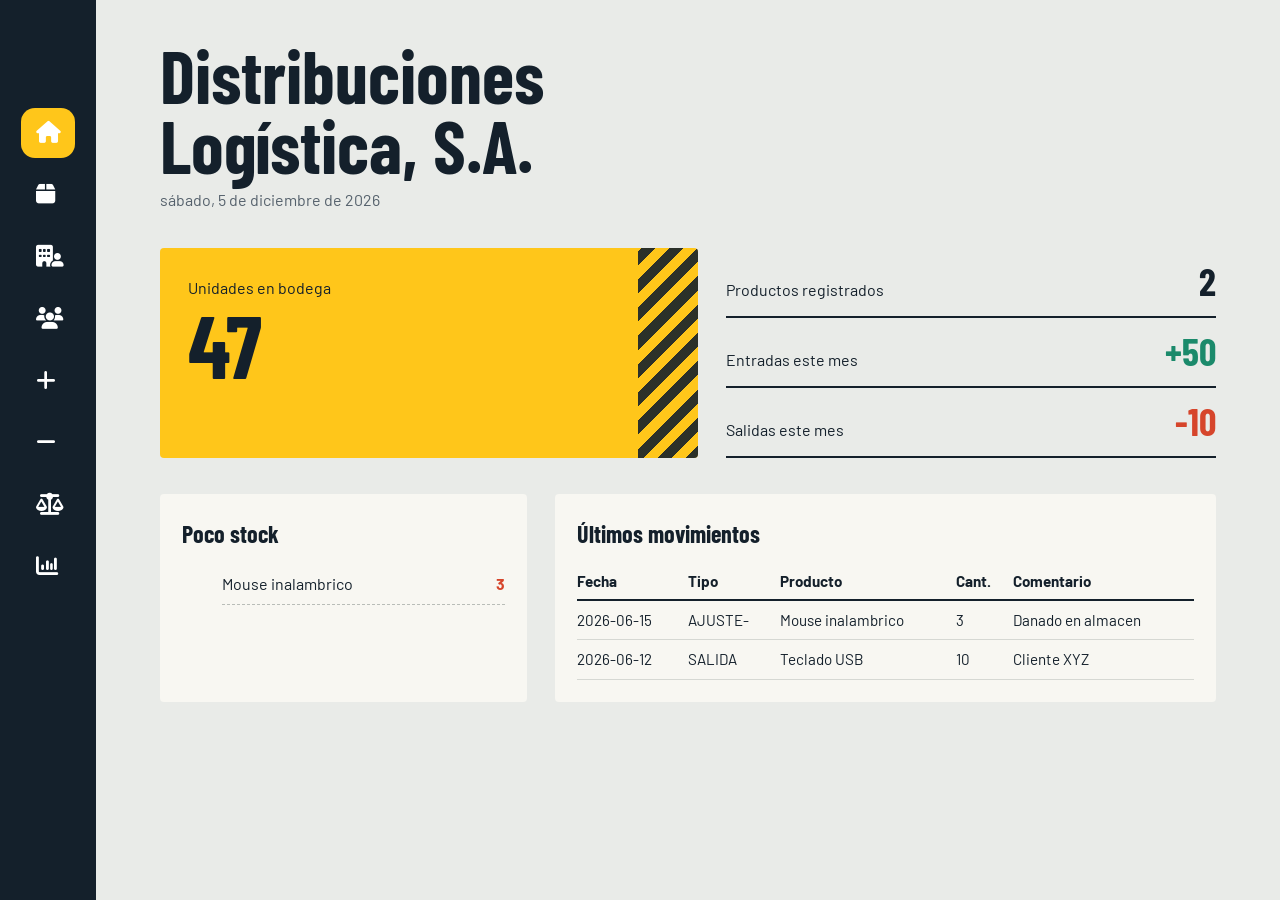
<file: index.html>
<!DOCTYPE html>
<html lang="es">
<head>
  <meta charset="UTF-8">
  <meta name="viewport" content="width=device-width, initial-scale=1">
  <title>Distribuciones Logística, S.A. | Dashboard</title>

  <link href="https://fonts.googleapis.com/css2?family=Barlow:wght@400;600&family=Barlow+Condensed:wght@600;700&display=swap" rel="stylesheet">
  <link rel="stylesheet"
        href="https://cdnjs.cloudflare.com/ajax/libs/font-awesome/6.7.2/css/all.min.css">
  <link rel="stylesheet" href="css/estilos.css">
</head>
<body>
  <nav class="menu" aria-label="Módulos">
    <a href="index.html" class="activa" aria-label="Inicio" aria-current="page">
      <i class="fa-solid fa-house" aria-hidden="true"></i><span>Inicio</span>
    </a>
    <a href="paginas/productos.html" aria-label="Productos">
      <i class="fa-solid fa-box" aria-hidden="true"></i><span>Productos</span>
    </a>
    <a href="paginas/proveedores.html" aria-label="Proveedores">
      <i class="fa-solid fa-building-user" aria-hidden="true"></i><span>Proveedores</span>
    </a>
    <a href="paginas/clientes.html" aria-label="Clientes">
      <i class="fa-solid fa-users" aria-hidden="true"></i><span>Clientes</span>
    </a>
    <a href="paginas/entradas.html" aria-label="Entradas">
      <i class="fa-solid fa-plus" aria-hidden="true"></i><span>Entradas</span>
    </a>
    <a href="paginas/despachos.html" aria-label="Despachos">
      <i class="fa-solid fa-minus" aria-hidden="true"></i><span>Despachos</span>
    </a>
    <a href="paginas/ajustes.html" aria-label="Ajustes">
      <i class="fa-solid fa-scale-balanced" aria-hidden="true"></i><span>Ajustes</span>
    </a>
    <a href="paginas/reportes.html" aria-label="Reportes">
      <i class="fa-solid fa-chart-column" aria-hidden="true"></i><span>Reportes</span>
    </a>
  </nav>

  <main>
    <header>
      <h1>Distribuciones<br>Logística, S.A.</h1>
      <p id="hoy"></p>
    </header>

    <section class="resumen">
      <div class="principal">
        <p>Unidades en bodega</p>
        <div class="numero" id="existencia">0</div>
      </div>

      <div class="lista">
        <div>
          <span>Productos registrados</span>
          <span class="numero" id="productos">0</span>
        </div>
        <div>
          <span>Entradas este mes</span>
          <span class="numero entra" id="entradas">0</span>
        </div>
        <div>
          <span>Salidas este mes</span>
          <span class="numero sale" id="salidas">0</span>
        </div>
      </div>
    </section>

    <section class="paneles">
      <div class="panel">
        <h2>Poco stock</h2>
        <ul class="stock" id="bajo"></ul>
      </div>

      <div class="panel">
        <h2>Últimos movimientos</h2>
        <table>
          <thead>
            <tr>
              <th>Fecha</th>
              <th>Tipo</th>
              <th>Producto</th>
              <th>Cant.</th>
              <th>Comentario</th>
            </tr>
          </thead>
          <tbody id="ultimos"></tbody>
        </table>
      </div>
    </section>
  </main>

  <script src="js/dashboard.js"></script>
</body>
</html>
</file>
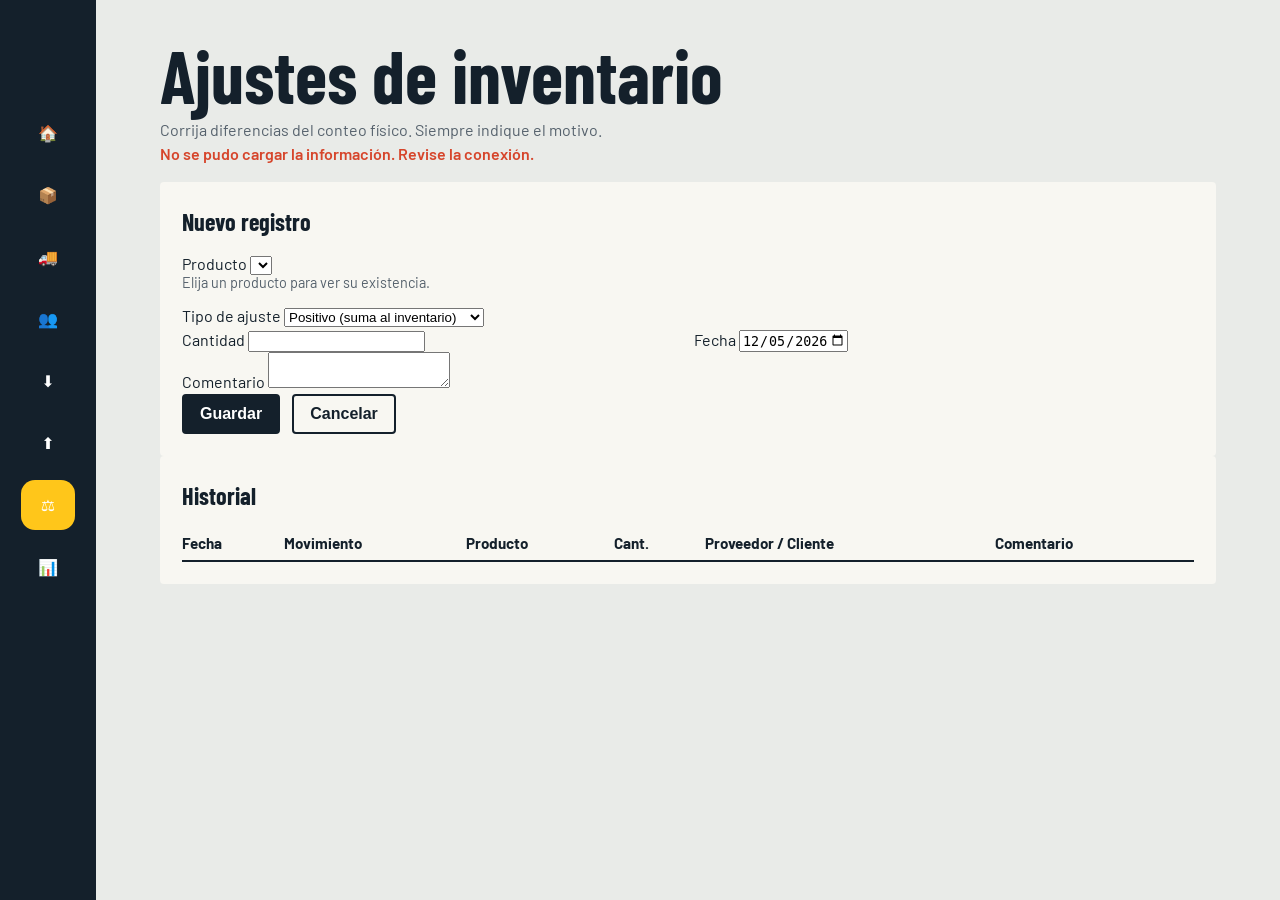
<file: ajustes.html>
<!DOCTYPE html>
<html lang="es">
<head>
  <meta charset="UTF-8">
  <meta name="viewport" content="width=device-width, initial-scale=1">
  <title>Ajustes de inventario | Distribuciones Logística, S.A.</title>
  <link href="https://fonts.googleapis.com/css2?family=Barlow:wght@400;600&family=Barlow+Condensed:wght@600;700&display=swap" rel="stylesheet">
  <link rel="stylesheet" href="../css/estilos.css">
</head>
<body data-tipo="AJUSTE">
  <!-- MENU (la clase "activa" marca la pagina actual) -->
  <nav class="menu" aria-label="Módulos">
    <a href="../index.html">🏠<span>Inicio</span></a>
    <a href="productos.html">📦<span>Productos</span></a>
    <a href="proveedores.html">🚚<span>Proveedores</span></a>
    <a href="clientes.html">👥<span>Clientes</span></a>
    <a href="entradas.html">⬇️<span>Entradas</span></a>
    <a href="despachos.html">⬆️<span>Despachos</span></a>
    <a href="ajustes.html" class="activa">⚖️<span>Ajustes</span></a>
    <a href="reportes.html">📊<span>Reportes</span></a>
  </nav>

  <main>
    <header><h1>Ajustes de inventario</h1><p>Corrija diferencias del conteo físico. Siempre indique el motivo.</p></header>
    <p id="mensaje" class="mensaje" role="status"></p>

    <section class="crud">
      <!-- FORMULARIO: los grupos con "hidden" los muestra u oculta movimientos.js segun la pantalla -->
      <form id="formulario" class="panel">
        <h2 id="titulo-form">Nuevo registro</h2>
        <label>Producto <select id="codigo" required></select></label>
        <p id="existencia" class="existencia"></p>
        <div id="grupo-proveedor"><label>Proveedor <select id="id_proveedor"></select></label></div>
        <div id="grupo-cliente"><label>Cliente <select id="id_cliente"></select></label></div>
        <div id="grupo-signo"><label>Tipo de ajuste
          <select id="signo"><option value="+">Positivo (suma al inventario)</option><option value="-">Negativo (resta del inventario)</option></select></label></div>
        <div class="fila">
          <label>Cantidad <input id="cantidad" type="number" min="1" step="1" required></label>
          <label>Fecha <input id="fecha" type="date" required></label>
        </div>
        <label>Comentario <textarea id="comentario" rows="2" maxlength="255"></textarea></label>
        <div class="fila">
          <button type="submit" class="principal-btn">Guardar</button>
          <button type="button" id="cancelar">Cancelar</button>
        </div>
      </form>

      <!-- TABLA -->
      <div class="panel">
        <h2>Historial</h2>
        <div class="tabla-scroll">
          <table>
            <thead><tr><th>Fecha</th><th>Movimiento</th><th>Producto</th><th>Cant.</th><th>Proveedor / Cliente</th><th>Comentario</th><th></th></tr></thead>
            <tbody id="tabla"></tbody>
          </table>
        </div>
      </div>
    </section>
  </main>
  <script src="../js/movimientos.js"></script>
</body>
</html>
</file>
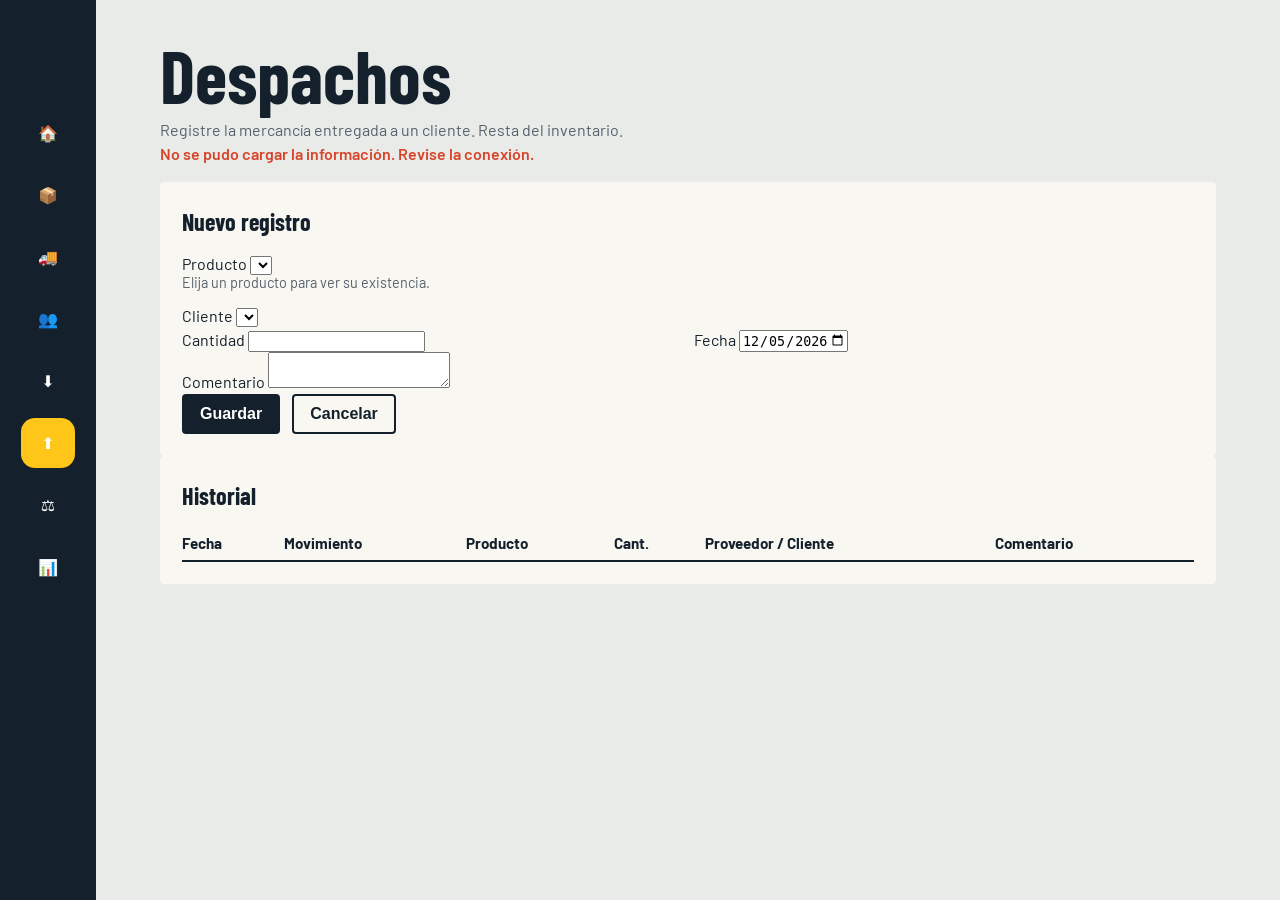
<file: despachos.html>
<!DOCTYPE html>
<html lang="es">
<head>
  <meta charset="UTF-8">
  <meta name="viewport" content="width=device-width, initial-scale=1">
  <title>Despachos | Distribuciones Logística, S.A.</title>
  <link href="https://fonts.googleapis.com/css2?family=Barlow:wght@400;600&family=Barlow+Condensed:wght@600;700&display=swap" rel="stylesheet">
  <link rel="stylesheet" href="../css/estilos.css">
</head>
<body data-tipo="SALIDA">
  <!-- MENU (la clase "activa" marca la pagina actual) -->
  <nav class="menu" aria-label="Módulos">
    <a href="../index.html">🏠<span>Inicio</span></a>
    <a href="productos.html">📦<span>Productos</span></a>
    <a href="proveedores.html">🚚<span>Proveedores</span></a>
    <a href="clientes.html">👥<span>Clientes</span></a>
    <a href="entradas.html">⬇️<span>Entradas</span></a>
    <a href="despachos.html" class="activa">⬆️<span>Despachos</span></a>
    <a href="ajustes.html">⚖️<span>Ajustes</span></a>
    <a href="reportes.html">📊<span>Reportes</span></a>
  </nav>

  <main>
    <header><h1>Despachos</h1><p>Registre la mercancía entregada a un cliente. Resta del inventario.</p></header>
    <p id="mensaje" class="mensaje" role="status"></p>

    <section class="crud">
      <!-- FORMULARIO: los grupos con "hidden" los muestra u oculta movimientos.js segun la pantalla -->
      <form id="formulario" class="panel">
        <h2 id="titulo-form">Nuevo registro</h2>
        <label>Producto <select id="codigo" required></select></label>
        <p id="existencia" class="existencia"></p>
        <div id="grupo-proveedor"><label>Proveedor <select id="id_proveedor"></select></label></div>
        <div id="grupo-cliente"><label>Cliente <select id="id_cliente"></select></label></div>
        <div id="grupo-signo"><label>Tipo de ajuste
          <select id="signo"><option value="+">Positivo (suma al inventario)</option><option value="-">Negativo (resta del inventario)</option></select></label></div>
        <div class="fila">
          <label>Cantidad <input id="cantidad" type="number" min="1" step="1" required></label>
          <label>Fecha <input id="fecha" type="date" required></label>
        </div>
        <label>Comentario <textarea id="comentario" rows="2" maxlength="255"></textarea></label>
        <div class="fila">
          <button type="submit" class="principal-btn">Guardar</button>
          <button type="button" id="cancelar">Cancelar</button>
        </div>
      </form>

      <!-- TABLA -->
      <div class="panel">
        <h2>Historial</h2>
        <div class="tabla-scroll">
          <table>
            <thead><tr><th>Fecha</th><th>Movimiento</th><th>Producto</th><th>Cant.</th><th>Proveedor / Cliente</th><th>Comentario</th><th></th></tr></thead>
            <tbody id="tabla"></tbody>
          </table>
        </div>
      </div>
    </section>
  </main>
  <script src="../js/movimientos.js"></script>
</body>
</html>
</file>
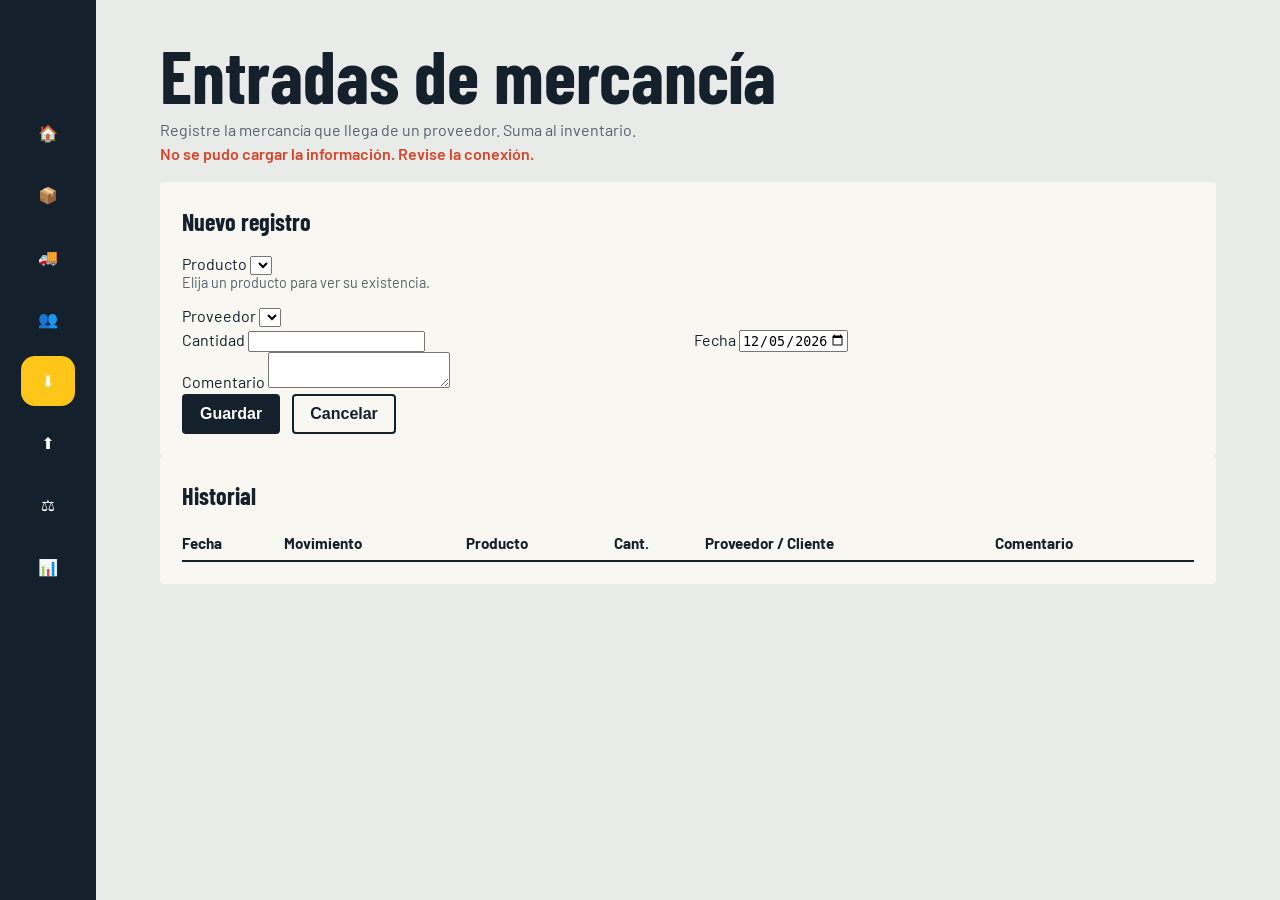
<file: entradas.html>
<!DOCTYPE html>
<html lang="es">
<head>
  <meta charset="UTF-8">
  <meta name="viewport" content="width=device-width, initial-scale=1">
  <title>Entradas de mercancía | Distribuciones Logística, S.A.</title>
  <link href="https://fonts.googleapis.com/css2?family=Barlow:wght@400;600&family=Barlow+Condensed:wght@600;700&display=swap" rel="stylesheet">
  <link rel="stylesheet" href="../css/estilos.css">
</head>
<body data-tipo="ENTRADA">
  <!-- MENU (la clase "activa" marca la pagina actual) -->
  <nav class="menu" aria-label="Módulos">
    <a href="../index.html">🏠<span>Inicio</span></a>
    <a href="productos.html">📦<span>Productos</span></a>
    <a href="proveedores.html">🚚<span>Proveedores</span></a>
    <a href="clientes.html">👥<span>Clientes</span></a>
    <a href="entradas.html" class="activa">⬇️<span>Entradas</span></a>
    <a href="despachos.html">⬆️<span>Despachos</span></a>
    <a href="ajustes.html">⚖️<span>Ajustes</span></a>
    <a href="reportes.html">📊<span>Reportes</span></a>
  </nav>

  <main>
    <header><h1>Entradas de mercancía</h1><p>Registre la mercancía que llega de un proveedor. Suma al inventario.</p></header>
    <p id="mensaje" class="mensaje" role="status"></p>

    <section class="crud">
      <!-- FORMULARIO: los grupos con "hidden" los muestra u oculta movimientos.js segun la pantalla -->
      <form id="formulario" class="panel">
        <h2 id="titulo-form">Nuevo registro</h2>
        <label>Producto <select id="codigo" required></select></label>
        <p id="existencia" class="existencia"></p>
        <div id="grupo-proveedor"><label>Proveedor <select id="id_proveedor"></select></label></div>
        <div id="grupo-cliente"><label>Cliente <select id="id_cliente"></select></label></div>
        <div id="grupo-signo"><label>Tipo de ajuste
          <select id="signo"><option value="+">Positivo (suma al inventario)</option><option value="-">Negativo (resta del inventario)</option></select></label></div>
        <div class="fila">
          <label>Cantidad <input id="cantidad" type="number" min="1" step="1" required></label>
          <label>Fecha <input id="fecha" type="date" required></label>
        </div>
        <label>Comentario <textarea id="comentario" rows="2" maxlength="255"></textarea></label>
        <div class="fila">
          <button type="submit" class="principal-btn">Guardar</button>
          <button type="button" id="cancelar">Cancelar</button>
        </div>
      </form>

      <!-- TABLA -->
      <div class="panel">
        <h2>Historial</h2>
        <div class="tabla-scroll">
          <table>
            <thead><tr><th>Fecha</th><th>Movimiento</th><th>Producto</th><th>Cant.</th><th>Proveedor / Cliente</th><th>Comentario</th><th></th></tr></thead>
            <tbody id="tabla"></tbody>
          </table>
        </div>
      </div>
    </section>
  </main>
  <script src="../js/movimientos.js"></script>
</body>
</html>
</file>
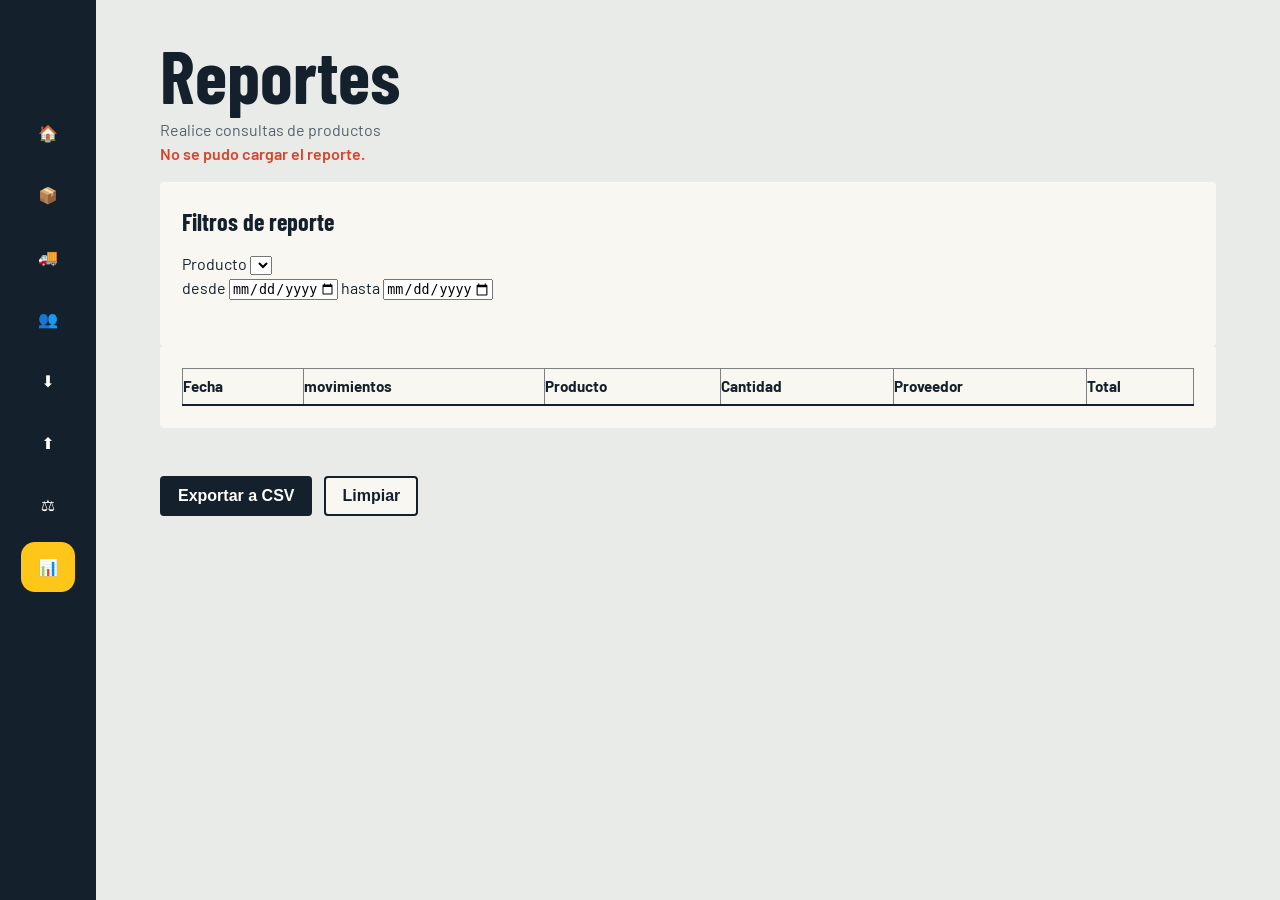
<file: reportes.html>
<!DOCTYPE html>
<html lang="es">
<head>
  <meta charset="UTF-8">
  <meta name="viewport" content="width=device-width, initial-scale=1">
  <title>Reportes | Distribuciones Logística, S.A.</title>
  <link href="https://fonts.googleapis.com/css2?family=Barlow:wght@400;600&family=Barlow+Condensed:wght@600;700&display=swap" rel="stylesheet">
  <link rel="stylesheet" href="../css/estilos.css">
</head>
<body data-tipo="REPORTE">

  <!-- MENU (la clase "activa" marca la pagina actual) -->
  <nav class="menu" aria-label="Módulos">
    <a href="../index.html">🏠<span>Inicio</span></a>
    <a href="productos.html">📦<span>Productos</span></a>
    <a href="proveedores.html">🚚<span>Proveedores</span></a>
    <a href="clientes.html">👥<span>Clientes</span></a>
    <a href="entradas.html" >⬇️<span>Entradas</span></a>
    <a href="despachos.html">⬆️<span>Despachos</span></a>
    <a href="ajustes.html">⚖️<span>Ajustes</span></a>
    <a href="reportes.html" class="activa">📊<span>Reportes</span></a>
  </nav>

  <main>
    <header><h1>Reportes</h1><p>Realice consultas de productos</p></header>
    <p id="mensaje" class="mensaje" role="status"></p>

    <section class="crud">
      <!--  -->
      <form id="formulario" class="panel">
        <h2 id="titulo-form">Filtros de reporte</h2>

        <!--Busqueda de productos-->
        <label>Producto <select id="codigo"></select></label>

        <!--Campos de fechas de inicio a final-->
        <div id="grupo-fechas">
            <label>
                desde <input type="date" id="fecha_inicio">
            </label>
            <label>
                hasta <input type="date" id="fecha_hasta">
            </label>
        </div>

        <br>
        
        <!--
        Tabla de salida que muestra los resultados
        de los datos introducidos para el reporte
        -->
        </form>

        <div class="panel">
            <div class="tabla-scroll">
                <table border="1px" id="tabla_Reporte">
                    <thead>
                    <tr>
                            <th>Fecha</th> <th>movimientos</th> <th>Producto</th> <th>Cantidad</th>
                            <th>Proveedor</th> <th>Total</th>
                        </tr>
                    </thead>


                    <!--Tabla provisional, aquí van los datos-->
                    <tbody id="tablaReporte_datos">

                    </tbody>
                    
                </table>
            </div>
        </div>
        <br>
        <br>

            <!--Botones de exportar y limpiar campos-->
            <div class="fila">
            <button type="button" class="principal-btn" id="export">
                Exportar a CSV
            </button>

            <button type="button" id="limpiar">Limpiar</button>
            </div>
        
    </section>
  </main>
  <script src="../js/reportes.js"></script>

</body>
</html>
</file>
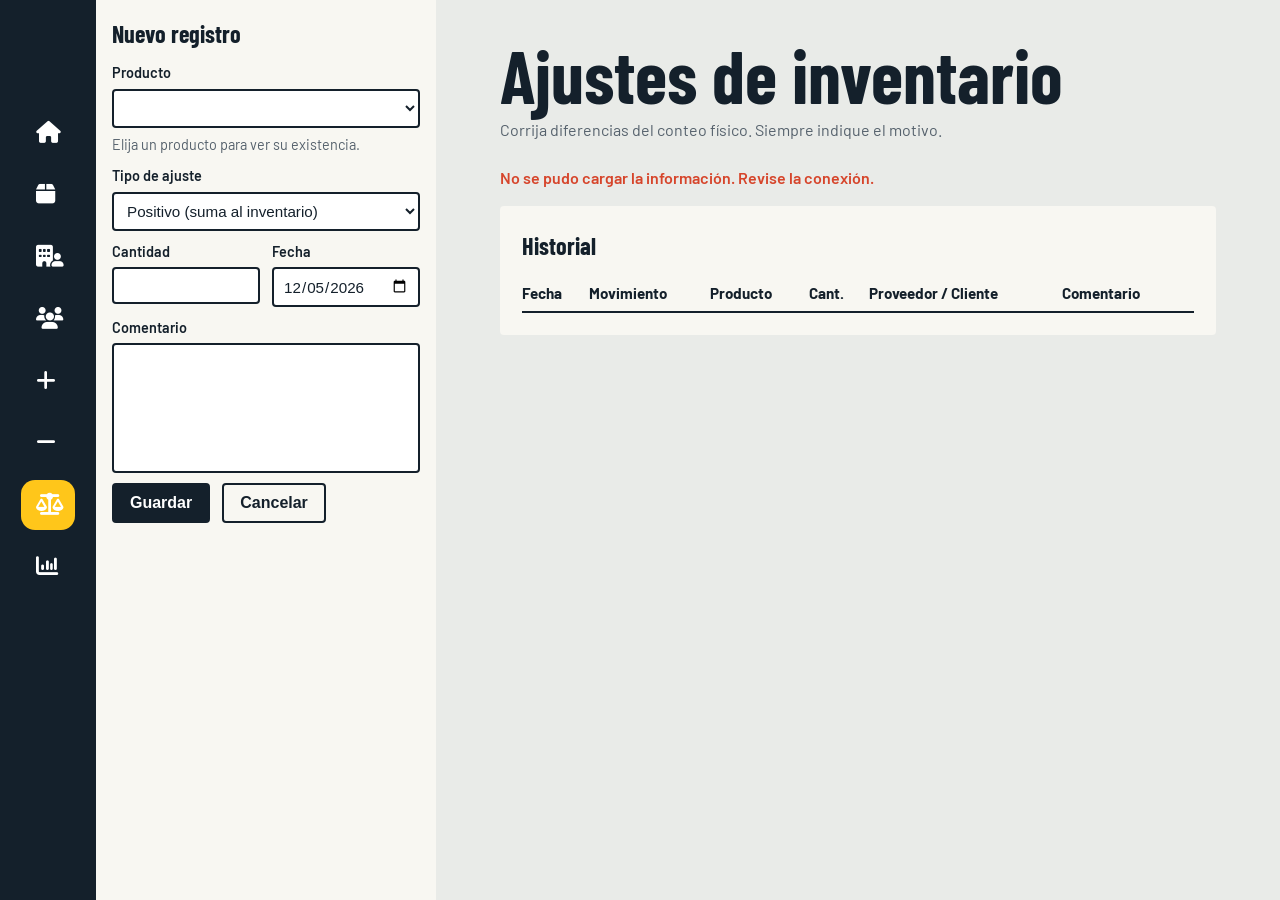
<file: paginas/ajustes.html>
<!DOCTYPE html>
<html lang="es">
<head>
  <meta charset="UTF-8">
  <meta name="viewport" content="width=device-width, initial-scale=1">
  <title>Ajustes de inventario | Distribuciones Logística, S.A.</title>

  <link href="https://fonts.googleapis.com/css2?family=Barlow:wght@400;600&family=Barlow+Condensed:wght@600;700&display=swap" rel="stylesheet">
  <link rel="stylesheet" href="https://cdnjs.cloudflare.com/ajax/libs/font-awesome/6.7.2/css/all.min.css">
  <link rel="stylesheet" href="../css/estilos.css">
</head>
<body data-tipo="AJUSTE">

  <nav class="menu" aria-label="Módulos">
    <a href="../index.html" aria-label="Inicio"><i class="fa-solid fa-house"></i><span>Inicio</span></a>
    <a href="productos.html" aria-label="Productos"><i class="fa-solid fa-box"></i><span>Productos</span></a>
    <a href="proveedores.html" aria-label="Proveedores"><i class="fa-solid fa-building-user"></i><span>Proveedores</span></a>
    <a href="clientes.html" aria-label="Clientes"><i class="fa-solid fa-users"></i><span>Clientes</span></a>
    <a href="entradas.html" aria-label="Entradas"><i class="fa-solid fa-plus"></i><span>Entradas</span></a>
    <a href="despachos.html" aria-label="Despachos"><i class="fa-solid fa-minus"></i><span>Despachos</span></a>
    <a href="ajustes.html" class="activa" aria-label="Ajustes" aria-current="page"><i class="fa-solid fa-scale-balanced"></i><span>Ajustes</span></a>
    <a href="reportes.html" aria-label="Reportes"><i class="fa-solid fa-chart-column"></i><span>Reportes</span></a>
  </nav>

  <main class="pagina-movimiento">
    <section class="crud">
      <form id="formulario" class="panel formulario">
        <h2 id="titulo-form">Nuevo registro</h2>

        <label>Producto
          <select id="codigo" required></select>
        </label>

        <p id="existencia" class="existencia"></p>

        <div id="grupo-proveedor">
          <label>Proveedor
            <select id="id_proveedor"></select>
          </label>
        </div>

        <div id="grupo-cliente">
          <label>Cliente
            <select id="id_cliente"></select>
          </label>
        </div>

        <div id="grupo-signo">
          <label>Tipo de ajuste
            <select id="signo">
              <option value="+">Positivo (suma al inventario)</option>
              <option value="-">Negativo (resta del inventario)</option>
            </select>
          </label>
        </div>

        <div class="fila">
          <label>Cantidad
            <input id="cantidad" type="number" min="1" step="1" required>
          </label>
          <label>Fecha
            <input id="fecha" type="date" required>
          </label>
        </div>

        <label>Comentario
          <textarea id="comentario" rows="2" maxlength="255"></textarea>
        </label>

        <div class="fila">
          <button type="submit" class="principal-btn">Guardar</button>
          <button type="button" id="cancelar" class="cancelar">Cancelar</button>
        </div>
      </form>

      <section class="lista-movimientos">
        <header>
          <h1>Ajustes de inventario</h1>
          <p>Corrija diferencias del conteo físico. Siempre indique el motivo.</p>
        </header>

        <p id="mensaje" class="mensaje" role="status"></p>

        <div class="panel">
          <h2>Historial</h2>
          <div class="tabla-scroll">
            <table>
              <thead>
                <tr>
                  <th>Fecha</th>
                  <th>Movimiento</th>
                  <th>Producto</th>
                  <th>Cant.</th>
                  <th>Proveedor / Cliente</th>
                  <th>Comentario</th>
                  <th></th>
                </tr>
              </thead>
              <tbody id="tabla"></tbody>
            </table>
          </div>
        </div>
      </section>
    </section>
  </main>

  <script src="../js/movimientos.js"></script>
</body>
</html>
</file>
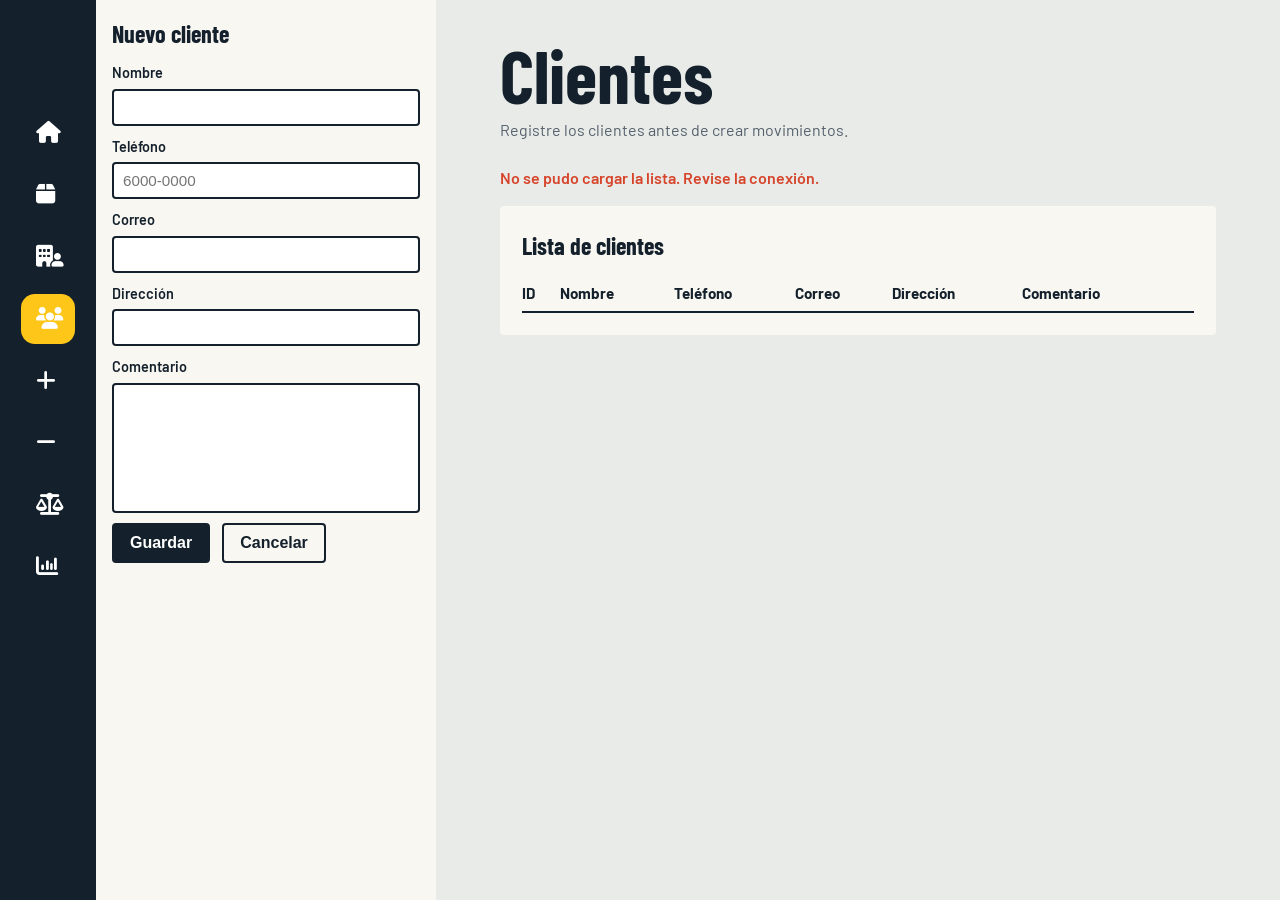
<file: paginas/clientes.html>
<!DOCTYPE html>
<html lang="es">
<head>
  <meta charset="UTF-8">
  <meta name="viewport" content="width=device-width, initial-scale=1">
  <title>Clientes | Distribuciones Logística, S.A.</title>

  <link href="https://fonts.googleapis.com/css2?family=Barlow:wght@400;600&family=Barlow+Condensed:wght@600;700&display=swap" rel="stylesheet">
  <link rel="stylesheet" href="https://cdnjs.cloudflare.com/ajax/libs/font-awesome/6.7.2/css/all.min.css">
  <link rel="stylesheet" href="../css/estilos.css">
</head>
<body>

  <nav class="menu" aria-label="Módulos">
    <a href="../index.html" aria-label="Inicio">
      <i class="fa-solid fa-house" aria-hidden="true"></i><span>Inicio</span>
    </a>
    <a href="productos.html" aria-label="Productos">
      <i class="fa-solid fa-box" aria-hidden="true"></i><span>Productos</span>
    </a>
    <a href="proveedores.html" aria-label="Proveedores">
      <i class="fa-solid fa-building-user" aria-hidden="true"></i><span>Proveedores</span>
    </a>
    <a href="clientes.html" class="activa" aria-label="Clientes" aria-current="page">
      <i class="fa-solid fa-users" aria-hidden="true"></i><span>Clientes</span>
    </a>
    <a href="entradas.html" aria-label="Entradas">
      <i class="fa-solid fa-plus" aria-hidden="true"></i><span>Entradas</span>
    </a>
    <a href="despachos.html" aria-label="Despachos">
      <i class="fa-solid fa-minus" aria-hidden="true"></i><span>Despachos</span>
    </a>
    <a href="ajustes.html" aria-label="Ajustes">
      <i class="fa-solid fa-scale-balanced" aria-hidden="true"></i><span>Ajustes</span>
    </a>
    <a href="reportes.html" aria-label="Reportes">
      <i class="fa-solid fa-chart-column" aria-hidden="true"></i><span>Reportes</span>
    </a>
  </nav>

  <main class="pagina-productos">
    <form id="formulario" class="panel formulario">
      <h2 id="titulo-form">Nuevo cliente</h2>

      <label>
        Nombre
        <input id="nombre" required maxlength="100">
      </label>

      <label>
        Teléfono
        <input id="telefono" type="tel" inputmode="numeric" maxlength="20" placeholder="6000-0000">
      </label>

      <label>
        Correo
        <input id="correo" type="email" maxlength="100">
      </label>

      <label>
        Dirección
        <input id="direccion" maxlength="200">
      </label>

      <label>
        Comentario
        <textarea id="comentario" rows="3" maxlength="255"></textarea>
      </label>

      <div class="fila">
        <button type="submit" class="principal-btn">Guardar</button>
        <button type="button" class="cancelar" id="cancelar">Cancelar</button>
      </div>
    </form>

    <section class="productos-lista">
      <header>
        <h1>Clientes</h1>
        <p>Registre los clientes antes de crear movimientos.</p>
      </header>

      <p id="mensaje" class="mensaje" role="status"></p>

      <div class="panel tabla-scroll">
        <h2>Lista de clientes</h2>

        <table>
          <thead>
            <tr>
              <th>ID</th>
              <th>Nombre</th>
              <th>Teléfono</th>
              <th>Correo</th>
              <th>Dirección</th>
              <th>Comentario</th>
              <th></th>
            </tr>
          </thead>
          <tbody id="tabla"></tbody>
        </table>
      </div>
    </section>
  </main>

  <script src="../js/clientes.js"></script>
</body>
</html>
</file>
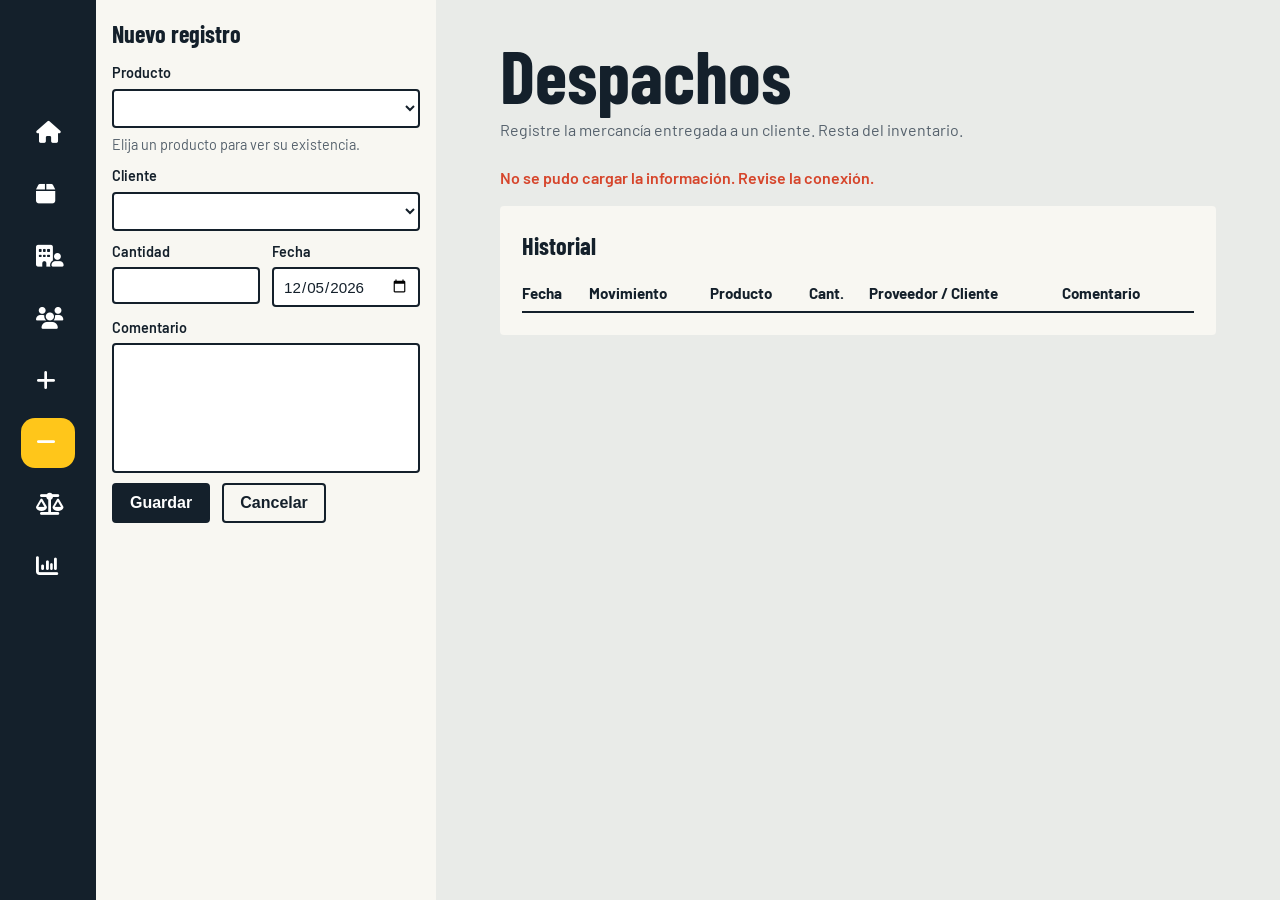
<file: paginas/despachos.html>
<!DOCTYPE html>
<html lang="es">
<head>
  <meta charset="UTF-8">
  <meta name="viewport" content="width=device-width, initial-scale=1">
  <title>Despachos | Distribuciones Logística, S.A.</title>

  <link href="https://fonts.googleapis.com/css2?family=Barlow:wght@400;600&family=Barlow+Condensed:wght@600;700&display=swap" rel="stylesheet">
  <link rel="stylesheet" href="https://cdnjs.cloudflare.com/ajax/libs/font-awesome/6.7.2/css/all.min.css">
  <link rel="stylesheet" href="../css/estilos.css">
</head>
<body data-tipo="SALIDA">

  <nav class="menu" aria-label="Módulos">
    <a href="../index.html" aria-label="Inicio"><i class="fa-solid fa-house"></i><span>Inicio</span></a>
    <a href="productos.html" aria-label="Productos"><i class="fa-solid fa-box"></i><span>Productos</span></a>
    <a href="proveedores.html" aria-label="Proveedores"><i class="fa-solid fa-building-user"></i><span>Proveedores</span></a>
    <a href="clientes.html" aria-label="Clientes"><i class="fa-solid fa-users"></i><span>Clientes</span></a>
    <a href="entradas.html" aria-label="Entradas"><i class="fa-solid fa-plus"></i><span>Entradas</span></a>
    <a href="despachos.html" class="activa" aria-label="Despachos" aria-current="page"><i class="fa-solid fa-minus"></i><span>Despachos</span></a>
    <a href="ajustes.html" aria-label="Ajustes"><i class="fa-solid fa-scale-balanced"></i><span>Ajustes</span></a>
    <a href="reportes.html" aria-label="Reportes"><i class="fa-solid fa-chart-column"></i><span>Reportes</span></a>
  </nav>

  <main class="pagina-movimiento">
    <section class="crud">
      <form id="formulario" class="panel formulario">
        <h2 id="titulo-form">Nuevo registro</h2>

        <label>Producto
          <select id="codigo" required></select>
        </label>

        <p id="existencia" class="existencia"></p>

        <div id="grupo-proveedor">
          <label>Proveedor
            <select id="id_proveedor"></select>
          </label>
        </div>

        <div id="grupo-cliente">
          <label>Cliente
            <select id="id_cliente"></select>
          </label>
        </div>

        <div id="grupo-signo">
          <label>Tipo de ajuste
            <select id="signo">
              <option value="+">Positivo (suma al inventario)</option>
              <option value="-">Negativo (resta del inventario)</option>
            </select>
          </label>
        </div>

        <div class="fila">
          <label>Cantidad
            <input id="cantidad" type="number" min="1" step="1" required>
          </label>
          <label>Fecha
            <input id="fecha" type="date" required>
          </label>
        </div>

        <label>Comentario
          <textarea id="comentario" rows="2" maxlength="255"></textarea>
        </label>

        <div class="fila">
          <button type="submit" class="principal-btn">Guardar</button>
          <button type="button" id="cancelar" class="cancelar">Cancelar</button>
        </div>
      </form>

      <section class="lista-movimientos">
        <header>
          <h1>Despachos</h1>
          <p>Registre la mercancía entregada a un cliente. Resta del inventario.</p>
        </header>

        <p id="mensaje" class="mensaje" role="status"></p>

        <div class="panel">
          <h2>Historial</h2>
          <div class="tabla-scroll">
            <table>
              <thead>
                <tr>
                  <th>Fecha</th>
                  <th>Movimiento</th>
                  <th>Producto</th>
                  <th>Cant.</th>
                  <th>Proveedor / Cliente</th>
                  <th>Comentario</th>
                  <th></th>
                </tr>
              </thead>
              <tbody id="tabla"></tbody>
            </table>
          </div>
        </div>
      </section>
    </section>
  </main>

  <script src="../js/movimientos.js"></script>
</body>
</html>
</file>
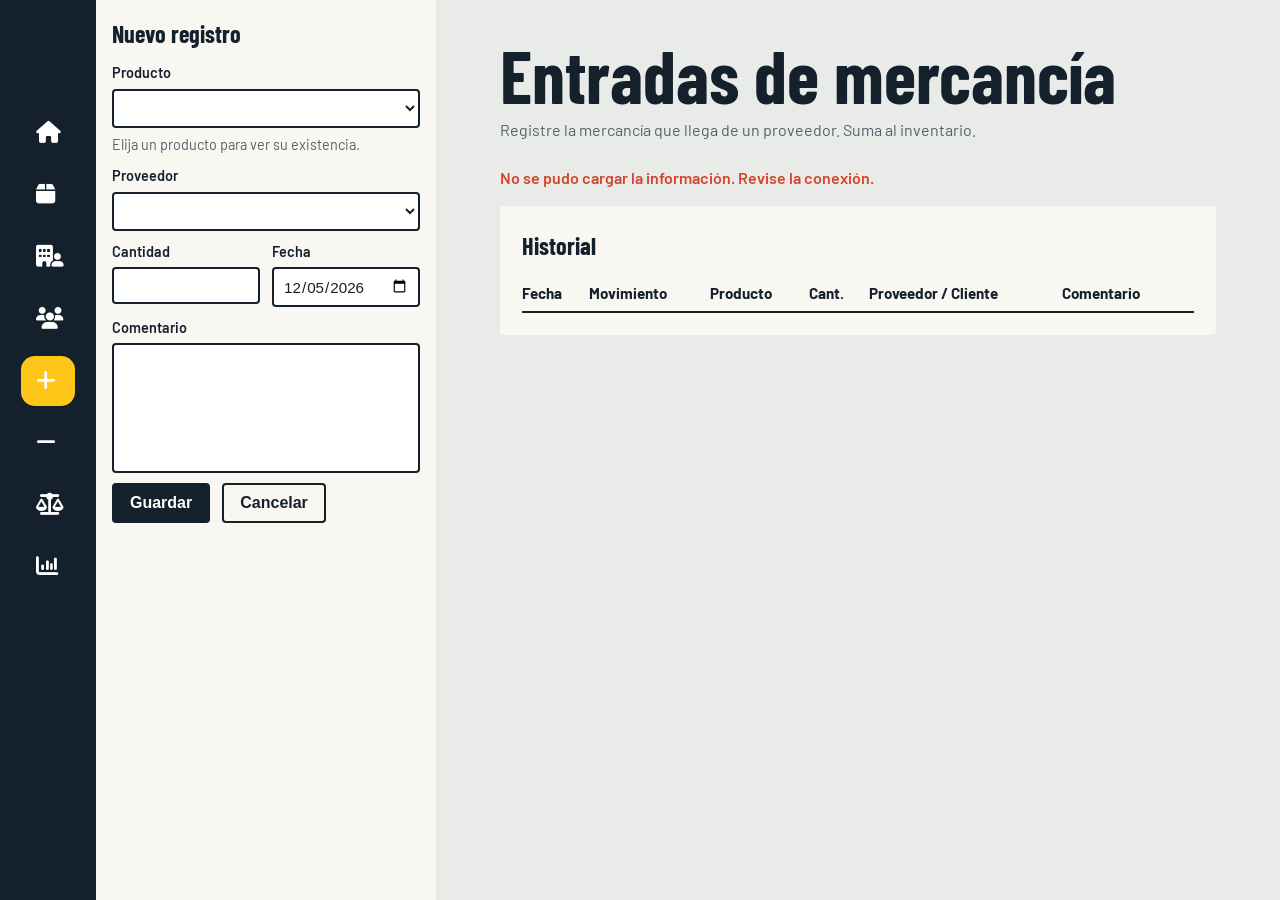
<file: paginas/entradas.html>
<!DOCTYPE html>
<html lang="es">
<head>
  <meta charset="UTF-8">
  <meta name="viewport" content="width=device-width, initial-scale=1">
  <title>Entradas de mercancía | Distribuciones Logística, S.A.</title>

  <link href="https://fonts.googleapis.com/css2?family=Barlow:wght@400;600&family=Barlow+Condensed:wght@600;700&display=swap" rel="stylesheet">
  <link rel="stylesheet" href="https://cdnjs.cloudflare.com/ajax/libs/font-awesome/6.7.2/css/all.min.css">
  <link rel="stylesheet" href="../css/estilos.css">
</head>
<body data-tipo="ENTRADA">

  <nav class="menu" aria-label="Módulos">
    <a href="../index.html" aria-label="Inicio"><i class="fa-solid fa-house"></i><span>Inicio</span></a>
    <a href="productos.html" aria-label="Productos"><i class="fa-solid fa-box"></i><span>Productos</span></a>
    <a href="proveedores.html" aria-label="Proveedores"><i class="fa-solid fa-building-user"></i><span>Proveedores</span></a>
    <a href="clientes.html" aria-label="Clientes"><i class="fa-solid fa-users"></i><span>Clientes</span></a>
    <a href="entradas.html" class="activa" aria-label="Entradas" aria-current="page"><i class="fa-solid fa-plus"></i><span>Entradas</span></a>
    <a href="despachos.html" aria-label="Despachos"><i class="fa-solid fa-minus"></i><span>Despachos</span></a>
    <a href="ajustes.html" aria-label="Ajustes"><i class="fa-solid fa-scale-balanced"></i><span>Ajustes</span></a>
    <a href="reportes.html" aria-label="Reportes"><i class="fa-solid fa-chart-column"></i><span>Reportes</span></a>
  </nav>

  <main class="pagina-movimiento">
    <section class="crud">
      <form id="formulario" class="panel formulario">
        <h2 id="titulo-form">Nuevo registro</h2>

        <label>Producto
          <select id="codigo" required></select>
        </label>

        <p id="existencia" class="existencia"></p>

        <div id="grupo-proveedor">
          <label>Proveedor
            <select id="id_proveedor"></select>
          </label>
        </div>

        <div id="grupo-cliente">
          <label>Cliente
            <select id="id_cliente"></select>
          </label>
        </div>

        <div id="grupo-signo">
          <label>Tipo de ajuste
            <select id="signo">
              <option value="+">Positivo (suma al inventario)</option>
              <option value="-">Negativo (resta del inventario)</option>
            </select>
          </label>
        </div>

        <div class="fila">
          <label>Cantidad
            <input id="cantidad" type="number" min="1" step="1" required>
          </label>
          <label>Fecha
            <input id="fecha" type="date" required>
          </label>
        </div>

        <label>Comentario
          <textarea id="comentario" rows="2" maxlength="255"></textarea>
        </label>

        <div class="fila">
          <button type="submit" class="principal-btn">Guardar</button>
          <button type="button" id="cancelar" class="cancelar">Cancelar</button>
        </div>
      </form>

      <section class="lista-movimientos">
        <header>
          <h1>Entradas de mercancía</h1>
          <p>Registre la mercancía que llega de un proveedor. Suma al inventario.</p>
        </header>

        <p id="mensaje" class="mensaje" role="status"></p>

        <div class="panel">
          <h2>Historial</h2>
          <div class="tabla-scroll">
            <table>
              <thead>
                <tr>
                  <th>Fecha</th>
                  <th>Movimiento</th>
                  <th>Producto</th>
                  <th>Cant.</th>
                  <th>Proveedor / Cliente</th>
                  <th>Comentario</th>
                  <th></th>
                </tr>
              </thead>
              <tbody id="tabla"></tbody>
            </table>
          </div>
        </div>
      </section>
    </section>
  </main>

  <script src="../js/movimientos.js"></script>
</body>
</html>
</file>
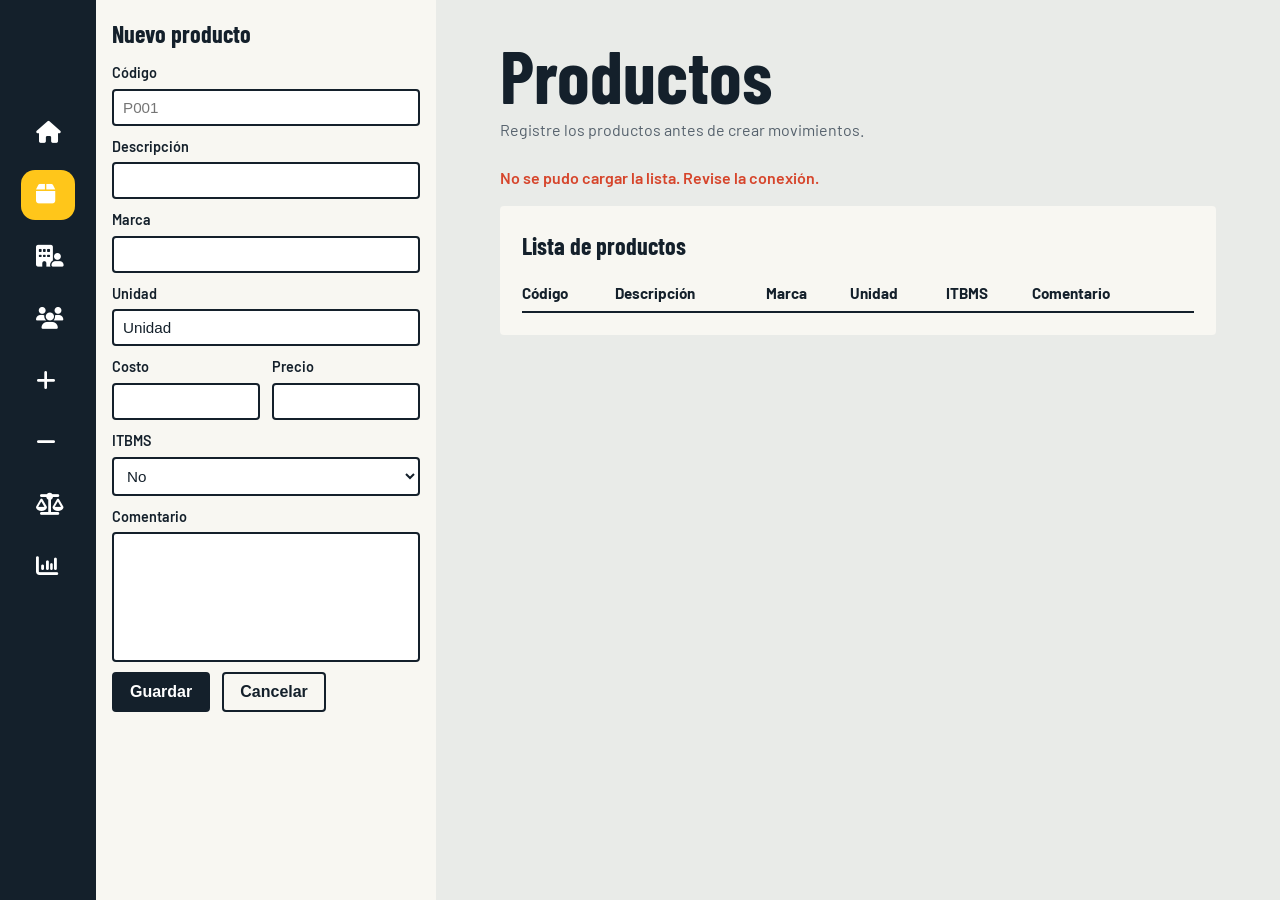
<file: paginas/productos.html>
<!DOCTYPE html>
<html lang="es">
<head>
  <meta charset="UTF-8">
  <meta name="viewport" content="width=device-width, initial-scale=1">
  <title>Productos | Distribuciones Logística, S.A.</title>

  <link href="https://fonts.googleapis.com/css2?family=Barlow:wght@400;600&family=Barlow+Condensed:wght@600;700&display=swap" rel="stylesheet">
  <link rel="stylesheet" href="https://cdnjs.cloudflare.com/ajax/libs/font-awesome/6.7.2/css/all.min.css">
  <link rel="stylesheet" href="../css/estilos.css">
</head>
<body>

  <nav class="menu" aria-label="Módulos">
    <a href="../index.html" aria-label="Inicio">
      <i class="fa-solid fa-house" aria-hidden="true"></i><span>Inicio</span>
    </a>
    <a href="productos.html" class="activa" aria-label="Productos" aria-current="page">
      <i class="fa-solid fa-box" aria-hidden="true"></i><span>Productos</span>
    </a>
    <a href="proveedores.html" aria-label="Proveedores">
      <i class="fa-solid fa-building-user" aria-hidden="true"></i><span>Proveedores</span>
    </a>
    <a href="clientes.html" aria-label="Clientes">
      <i class="fa-solid fa-users" aria-hidden="true"></i><span>Clientes</span>
    </a>
    <a href="entradas.html" aria-label="Entradas">
      <i class="fa-solid fa-plus" aria-hidden="true"></i><span>Entradas</span>
    </a>
    <a href="despachos.html" aria-label="Despachos">
      <i class="fa-solid fa-minus" aria-hidden="true"></i><span>Despachos</span>
    </a>
    <a href="ajustes.html" aria-label="Ajustes">
      <i class="fa-solid fa-scale-balanced" aria-hidden="true"></i><span>Ajustes</span>
    </a>
    <a href="reportes.html" aria-label="Reportes">
      <i class="fa-solid fa-chart-column" aria-hidden="true"></i><span>Reportes</span>
    </a>
  </nav>

  <main class="pagina-productos">
    <form id="formulario" class="panel formulario">
      <h2 id="titulo-form">Nuevo producto</h2>

      <label>
        Código
        <input id="codigo" required maxlength="20" placeholder="P001">
      </label>

      <label>
        Descripción
        <input id="descripcion" required maxlength="150">
      </label>

      <label>
        Marca
        <input id="marca" maxlength="60">
      </label>

      <label>
        Unidad
        <input id="unidad" required maxlength="20" value="Unidad">
      </label>

      <div class="fila">
        <label>
          Costo
          <input id="costo" type="number" step="0.01" min="0">
        </label>

        <label>
          Precio
          <input id="precio" type="number" step="0.01" min="0">
        </label>
      </div>

      <label>
        ITBMS
        <select id="itbms">
          <option value="0">No</option>
          <option value="1">Sí</option>
        </select>
      </label>

      <label>
        Comentario
        <textarea id="comentario" rows="3" maxlength="255"></textarea>
      </label>

      <div class="fila">
        <button type="submit" class="principal-btn">Guardar</button>
        <button type="button" class="cancelar" id="cancelar">Cancelar</button>
      </div>
    </form>

    <section class="productos-lista">
      <header>
        <h1>Productos</h1>
        <p>Registre los productos antes de crear movimientos.</p>
      </header>

      <p id="mensaje" class="mensaje" role="status"></p>

      <div class="panel tabla-scroll">
        <h2>Lista de productos</h2>

        <table>
          <thead>
            <tr>
              <th>Código</th>
              <th>Descripción</th>
              <th>Marca</th>
              <th>Unidad</th>
              <th>ITBMS</th>
              <th>Comentario</th>
              <th></th>
            </tr>
          </thead>
          <tbody id="tabla"></tbody>
        </table>
      </div>
    </section>
  </main>

  <script src="../js/productos.js"></script>
</body>
</html>
</file>
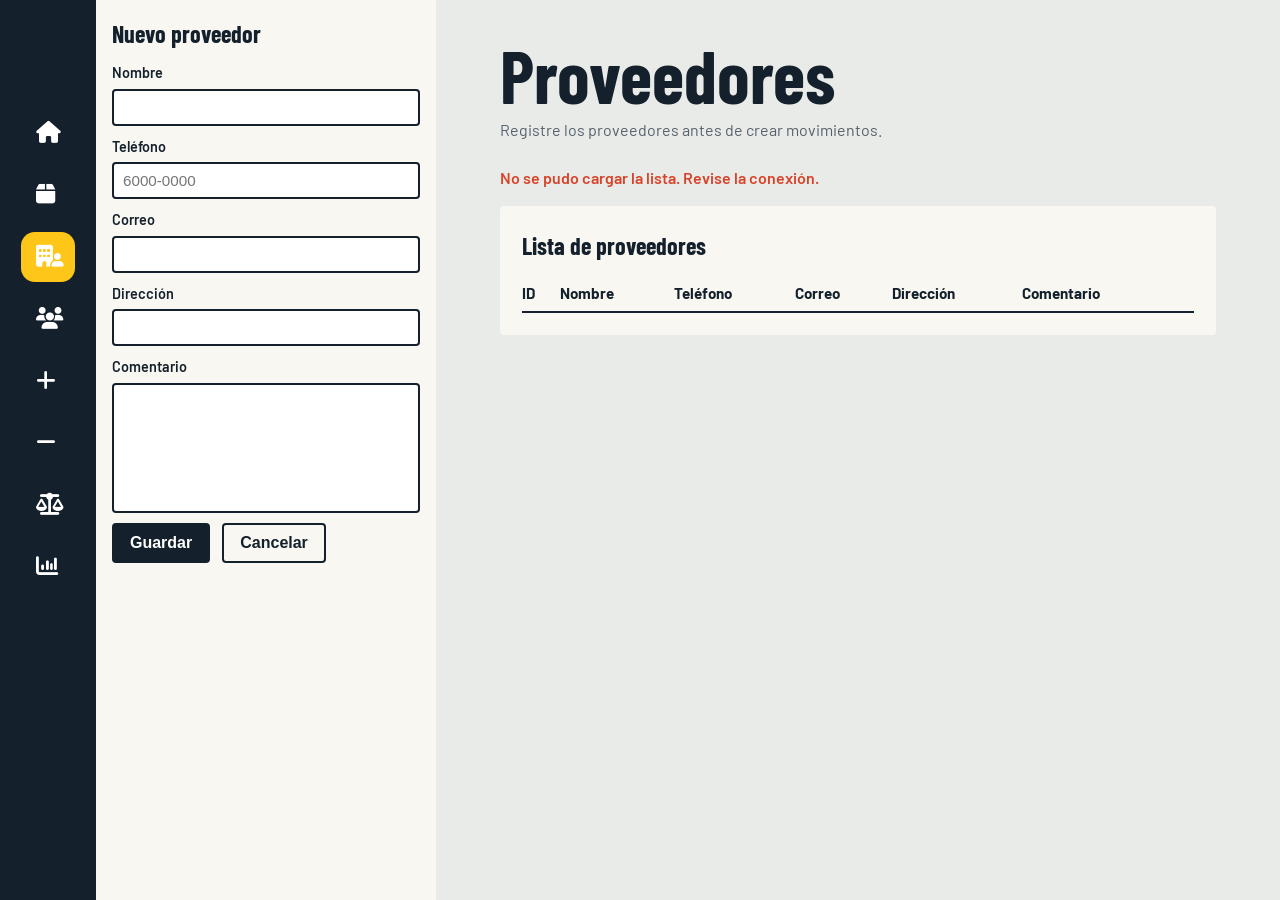
<file: paginas/proveedores.html>
<!DOCTYPE html>
<html lang="es">
<head>
  <meta charset="UTF-8">
  <meta name="viewport" content="width=device-width, initial-scale=1">
  <title>Proveedores | Distribuciones Logística, S.A.</title>

  <link href="https://fonts.googleapis.com/css2?family=Barlow:wght@400;600&family=Barlow+Condensed:wght@600;700&display=swap" rel="stylesheet">
  <link rel="stylesheet" href="https://cdnjs.cloudflare.com/ajax/libs/font-awesome/6.7.2/css/all.min.css">
  <link rel="stylesheet" href="../css/estilos.css">
</head>
<body>

  <nav class="menu" aria-label="Módulos">
    <a href="../index.html" aria-label="Inicio">
      <i class="fa-solid fa-house" aria-hidden="true"></i><span>Inicio</span>
    </a>
    <a href="productos.html" aria-label="Productos">
      <i class="fa-solid fa-box" aria-hidden="true"></i><span>Productos</span>
    </a>
    <a href="proveedores.html" class="activa" aria-label="Proveedores" aria-current="page">
      <i class="fa-solid fa-building-user" aria-hidden="true"></i><span>Proveedores</span>
    </a>
    <a href="clientes.html" aria-label="Clientes">
      <i class="fa-solid fa-users" aria-hidden="true"></i><span>Clientes</span>
    </a>
    <a href="entradas.html" aria-label="Entradas">
      <i class="fa-solid fa-plus" aria-hidden="true"></i><span>Entradas</span>
    </a>
    <a href="despachos.html" aria-label="Despachos">
      <i class="fa-solid fa-minus" aria-hidden="true"></i><span>Despachos</span>
    </a>
    <a href="ajustes.html" aria-label="Ajustes">
      <i class="fa-solid fa-scale-balanced" aria-hidden="true"></i><span>Ajustes</span>
    </a>
    <a href="reportes.html" aria-label="Reportes">
      <i class="fa-solid fa-chart-column" aria-hidden="true"></i><span>Reportes</span>
    </a>
  </nav>

  <main class="pagina-productos">
    <form id="formulario" class="panel formulario">
      <h2 id="titulo-form">Nuevo proveedor</h2>

      <label>
        Nombre
        <input id="nombre" required maxlength="100">
      </label>

      <label>
        Teléfono
        <input id="telefono" type="tel" inputmode="numeric" maxlength="20" placeholder="6000-0000">
      </label>

      <label>
        Correo
        <input id="correo" type="email" maxlength="100">
      </label>

      <label>
        Dirección
        <input id="direccion" maxlength="200">
      </label>

      <label>
        Comentario
        <textarea id="comentario" rows="3" maxlength="255"></textarea>
      </label>

      <div class="fila">
        <button type="submit" class="principal-btn">Guardar</button>
        <button type="button" class="cancelar" id="cancelar">Cancelar</button>
      </div>
    </form>

    <section class="productos-lista">
      <header>
        <h1>Proveedores</h1>
        <p>Registre los proveedores antes de crear movimientos.</p>
      </header>

      <p id="mensaje" class="mensaje" role="status"></p>

      <div class="panel tabla-scroll">
        <h2>Lista de proveedores</h2>

        <table>
          <thead>
            <tr>
              <th>ID</th>
              <th>Nombre</th>
              <th>Teléfono</th>
              <th>Correo</th>
              <th>Dirección</th>
              <th>Comentario</th>
              <th></th>
            </tr>
          </thead>
          <tbody id="tabla"></tbody>
        </table>
      </div>
    </section>
  </main>

  <script src="../js/proveedores.js"></script>
</body>
</html>
</file>
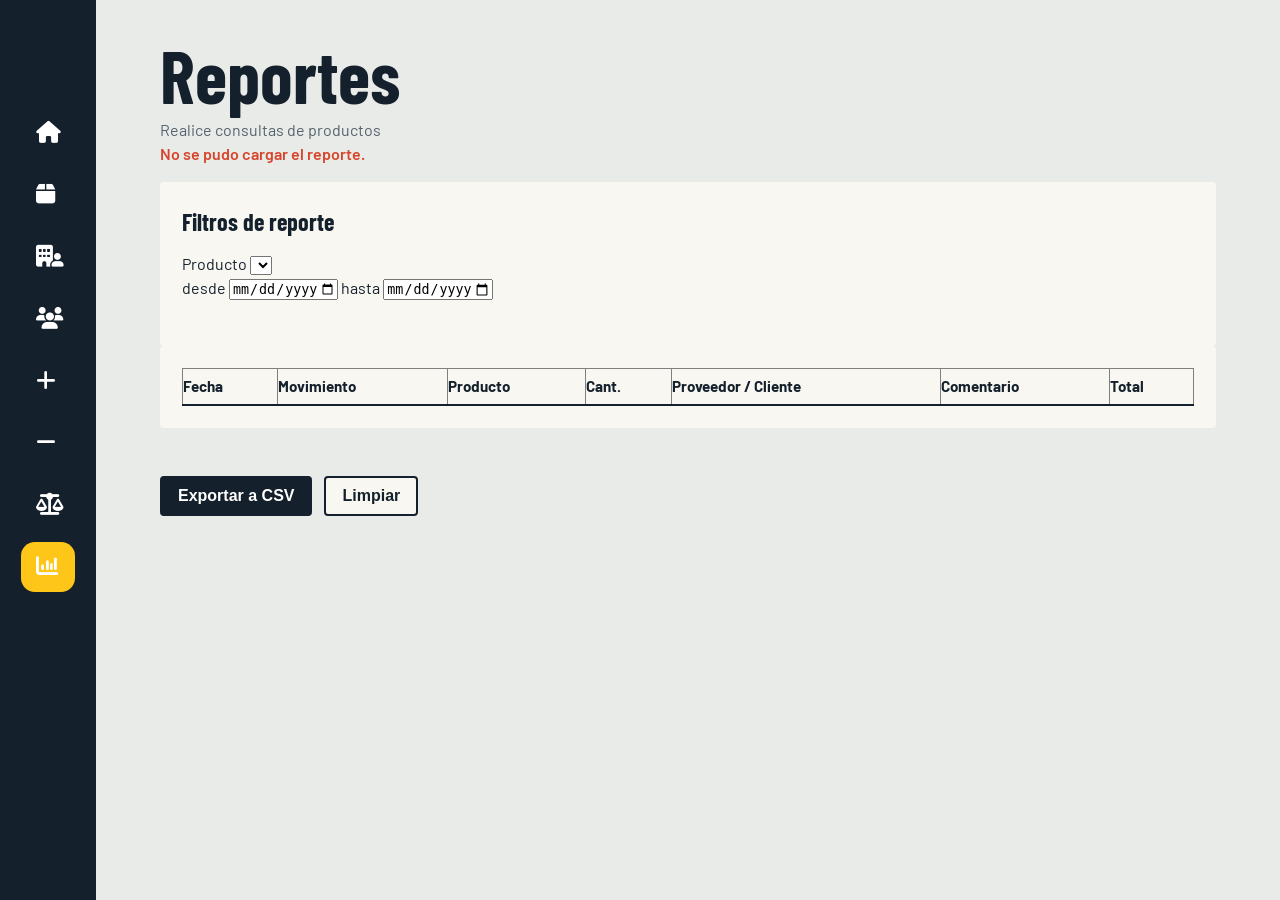
<file: paginas/reportes.html>
<!DOCTYPE html>
<html lang="es">
<head>
  <meta charset="UTF-8">
  <meta name="viewport" content="width=device-width, initial-scale=1">
  <title>Reportes | Distribuciones Logística, S.A.</title>

  <link href="https://fonts.googleapis.com/css2?family=Barlow:wght@400;600&family=Barlow+Condensed:wght@600;700&display=swap" rel="stylesheet">
  <link rel="stylesheet" href="https://cdnjs.cloudflare.com/ajax/libs/font-awesome/6.7.2/css/all.min.css">
  <link rel="stylesheet" href="../css/estilos.css">
</head>
<body data-tipo="REPORTE">

  <!-- MENU (la clase "activa" marca la pagina actual) -->
  <nav class="menu" aria-label="Módulos">
      <a href="../index.html" aria-label="Inicio"><i class="fa-solid fa-house"></i><span>Inicio</span></a>
    <a href="productos.html" aria-label="Productos"><i class="fa-solid fa-box"></i><span>Productos</span></a>
    <a href="proveedores.html" aria-label="Proveedores"><i class="fa-solid fa-building-user"></i><span>Proveedores</span></a>
    <a href="clientes.html" aria-label="Clientes"><i class="fa-solid fa-users"></i><span>Clientes</span></a>
    <a href="entradas.html" aria-label="Entradas"><i class="fa-solid fa-plus"></i><span>Entradas</span></a>
    <a href="despachos.html" aria-label="Despachos"><i class="fa-solid fa-minus"></i><span>Despachos</span></a>
    <a href="ajustes.html"  aria-label="Ajustes"><i class="fa-solid fa-scale-balanced"></i><span>Ajustes</span></a>
    <a href="reportes.html" class="activa" aria-label="Reportes"  aria-current="page"><i class="fa-solid fa-chart-column"></i><span>Reportes</span></a>
  </nav>

  <main>
    <header><h1>Reportes</h1><p>Realice consultas de productos</p></header>
    <p id="mensaje" class="mensaje" role="status"></p>

    <section class="crud">
      <!--  -->
      <form id="formulario" class="panel">
        <h2 id="titulo-form">Filtros de reporte</h2>

        <!--Busqueda de productos-->
        <label>Producto <select id="codigo"></select></label>

        <!--Campos de fechas de inicio a final-->
        <div id="grupo-fechas">
            <label>
                desde <input type="date" id="fecha_inicio">
            </label>
            <label>
                hasta <input type="date" id="fecha_hasta">
            </label>
        </div>

        <br>
        </form>

        <!-- Tabla de salida que muestra los resultados de los datos introducidos para el reporte -->
        <div class="panel">
            <p id="totales"></p>
            <div class="tabla-scroll">
                <table border="1px" id="tabla_Reporte">
                    <thead>
                    <tr>
                            <th>Fecha</th><th>Movimiento</th><th>Producto</th>
                            <th>Cant.</th><th>Proveedor / Cliente</th><th>Comentario</th><th>Total</th>
                        </tr>
                    </thead>


                    <!--Tabla provisional, aquí van los datos-->
                    <tbody id="tablaReporte_datos">

                    </tbody>
                    
                </table>
            </div>
        </div>
        <br>
        <br>

            <!--Botones de exportar y limpiar campos-->
            <div class="fila">
            <button type="button" class="principal-btn" id="export">
                Exportar a CSV
            </button>

            <button type="button" id="limpiar">Limpiar</button>
            </div>
        
    </section>
  </main>
  <script src="../js/reportes.js"></script>

</body>
</html>
</file>
<file: css/estilos.css>
:root {
  --tinta: #14202b;
  --cinta: #ffc61a;
  --concreto: #e9ebe8;
  --papel: #f8f7f2;
  --alerta: #d6452b;
  --ok: #1b8a6b;
}

* {
  box-sizing: border-box;
  margin: 0;
}

body {
  color: var(--tinta);
  background: var(--concreto);
  font: 16px/1.5 'Barlow', system-ui, sans-serif;
}

h1,
h2,
.numero {
  font-family: 'Barlow Condensed', 'Arial Narrow', sans-serif;
}

h2 {
  margin-bottom: 12px;
  font-size: 1.5rem;
}

/* Menú lateral */
.menu {
  position: fixed;
  inset: 0 auto 0 0;
  z-index: 5;
  display: flex;
  flex-direction: column;
  align-items: center;
  gap: 12px;
  width: 96px;
  padding-top: 108px;
  background: var(--tinta);
}

.menu a {
  position: relative;
  display: grid;
  place-items: center;
  flex: none;
  width: 54px;
  height: 50px;
  color: #fff;
  text-decoration: none;
  border-radius: 14px;
}

.menu a i,
.menu a svg {
  width: 24px;
  height: 24px;
  font-size: 22px;
}

.menu a svg {
  fill: none;
  stroke: currentColor;
  stroke-width: 1.8;
  stroke-linecap: round;
  stroke-linejoin: round;
}

.menu a.activa {
  background: var(--cinta);
}

/* Tooltip del menú */
.menu span {
  position: absolute;
  top: 50%;
  left: 64px;
  z-index: 10;
  padding: 6px 10px;
  color: #fff;
  background: var(--tinta);
  border-radius: 5px;
  font-size: 14px;
  white-space: nowrap;
  opacity: 0;
  visibility: hidden;
  transform: translateY(-50%);
  pointer-events: none;
}

.menu a:hover span,
.menu a:focus-visible span {
  opacity: 1;
  visibility: visible;
}

/* Contenido */
main {
  max-width: 1200px;
  margin-left: 96px;
  padding: 40px clamp(20px, 5vw, 64px) 60px;
}

main header h1 {
  font-size: clamp(2.6rem, 7vw, 4.6rem);
  line-height: .95;
}

main header p {
  margin-top: 8px;
  color: #55616c;
}

/* Dashboard */
.resumen {
  display: grid;
  grid-template-columns: 1.1fr 1fr;
  gap: 28px;
  margin: 36px 0;
}

.principal {
  position: relative;
  overflow: hidden;
  padding: 28px;
  background: var(--cinta);
  border-radius: 4px;
}

.principal > * {
  position: relative;
  z-index: 1;
}

.principal::after {
  position: absolute;
  top: 0;
  right: -30px;
  bottom: 0;
  z-index: 0;
  width: 90px;
  content: "";
  background: repeating-linear-gradient(
    -45deg,
    var(--tinta) 0 10px,
    transparent 10px 20px
  );
  opacity: .9;
  pointer-events: none;
}

.numero {
  font-size: 5.5rem;
  line-height: 1;
  font-weight: 700;
}

.lista div {
  display: flex;
  justify-content: space-between;
  align-items: baseline;
  padding: 14px 0;
  border-bottom: 2px solid var(--tinta);
}

.lista .numero {
  font-size: 2.4rem;
}

.entra {
  color: var(--ok);
}

.sale,
.stock b {
  color: var(--alerta);
}

.paneles {
  display: grid;
  grid-template-columns: 1fr 1.8fr;
  gap: 28px;
}

/* Paneles y tablas */
.panel {
  padding: 22px;
  background: var(--papel);
  border-radius: 4px;
}

.stock li {
  display: flex;
  justify-content: space-between;
  gap: 10px;
  padding: 8px 0;
  list-style: none;
  border-bottom: 1px dashed #b9bdb8;
}

table {
  width: 100%;
  border-collapse: collapse;
  font-size: .95rem;
}

th {
  padding: 6px 8px 6px 0;
  text-align: left;
  border-bottom: 2px solid var(--tinta);
}

td {
  padding: 8px 8px 8px 0;
  border-bottom: 1px solid #d6d8d3;
}

.vacio {
  padding: 10px 0;
  color: #6a757f;
}

.tabla-scroll {
  overflow-x: auto;
}

/* Formularios: todos usan class="panel formulario" */
.formulario {
  padding: 16px;
  color: var(--tinta);
  background: var(--papel);
  font-family: 'Barlow', system-ui, sans-serif;
}

.formulario h2 {
  margin-bottom: 10px;
}

.formulario label {
  display: block;
  margin-bottom: 10px;
  font-size: .9rem;
  font-weight: 600;
}

.formulario input,
.formulario select,
.formulario textarea {
  display: block;
  width: 100%;
  margin-top: 5px;
  padding: 8px 9px;
  color: var(--tinta);
  background: #fff;
  border: 2px solid var(--tinta);
  border-radius: 4px;
  font: 400 .95rem Arial, sans-serif;
}

.formulario input:focus,
.formulario select:focus,
.formulario textarea:focus {
  outline: 3px solid var(--cinta);
}

.formulario input[readonly] {
  background: var(--concreto);
}

.formulario textarea {
  height: 130px;
  overflow-y: auto;
  resize: none;
}

.fila {
  display: flex;
  gap: 12px;
}

.fila label {
  flex: 1;
}

button {
  padding: 9px 16px;
  color: var(--tinta);
  background: var(--papel);
  border: 2px solid var(--tinta);
  border-radius: 4px;
  font: 600 1rem Arial, sans-serif;
  cursor: pointer;
}

button:hover {
  background: var(--cinta);
}

.principal-btn {
  color: #fff;
  background: var(--tinta);
}

.principal-btn:hover {
  background: var(--ok);
}

.cancelar:hover,
.peligro:hover {
  color: #fff;
  background: var(--alerta);
  border-color: var(--alerta);
}

.editar:hover {
  color: #fff;
  background: #620462;
  border-color: #810781;
}

.acciones {
  white-space: nowrap;
}

.acciones button {
  padding: 4px 10px;
  font-size: .85rem;
}

.mensaje {
  margin: 0 0 16px;
  font-weight: 600;
}

.mensaje.bien {
  color: var(--ok);
}

.mensaje.mal {
  color: var(--alerta);
}

.existencia {
  margin: -4px 0 10px;
  color: #55616c;
  font-size: .9rem;
}

.hidden {
  display: none !important;
}

/* Productos */
.pagina-productos,
.pagina-movimiento {
  max-width: none;
  min-height: 100vh;
  margin-left: 436px;
}

.pagina-productos .formulario,
.pagina-movimiento .formulario {
  position: fixed;
  inset: 0 auto 0 96px;
  width: 340px;
  overflow-y: hidden;
  border-radius: 0;
}

.pagina-productos .productos-lista header,
.pagina-movimiento .lista-movimientos header {
  margin-bottom: 24px;
}

/* En pantallas bajas, permite recorrer el formulario */
@media (min-width: 901px) and (max-height: 720px) {
  .pagina-productos .formulario,
  .pagina-movimiento .formulario {
    overflow-y: auto;
  }
}

/* Pantallas medianas */
@media (max-width: 900px) {
  .pagina-productos,
  .pagina-movimiento {
    margin-left: 96px;
  }

  .pagina-productos .formulario,
  .pagina-movimiento .formulario {
    position: static;
    width: auto;
    margin-bottom: 28px;
    border-radius: 4px;
  }
}

/* Móviles */
@media (max-width: 760px) {
  .menu {
    inset: auto 0 0;
    flex-direction: row;
    justify-content: space-around;
    gap: 0;
    width: auto;
    height: 64px;
    padding: 0 8px;
  }

  .menu a {
    width: 46px;
    height: 46px;
  }

  .menu span {
    top: auto;
    bottom: 54px;
    left: 50%;
    transform: translateX(-50%);
  }

  main,
  .pagina-productos,
  .pagina-movimiento {
    margin: 0;
    padding: 30px 20px 100px;
  }

  .resumen,
  .paneles {
    grid-template-columns: 1fr;
  }
}

@media (prefers-reduced-motion: reduce) {
  *,
  *::before,
  *::after {
    transition: none !important;
  }
}
</file>
